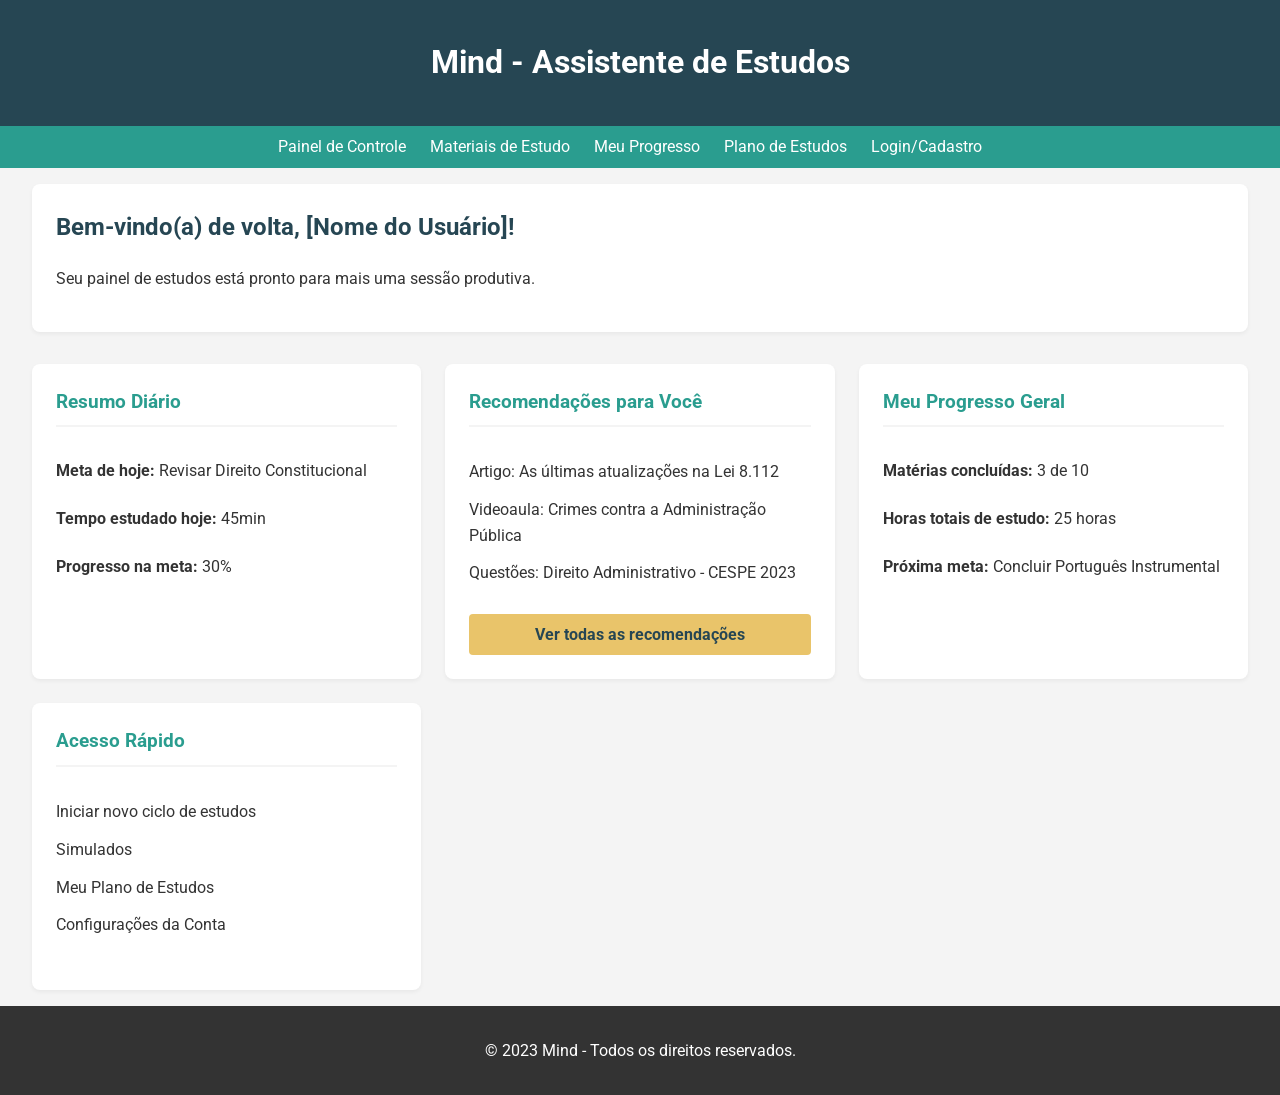
<file: index.html>
<!DOCTYPE html>
<html lang="pt-BR">
<head>
    <meta charset="UTF-8">
    <meta name="viewport" content="width=device-width, initial-scale=1.0">
    <title>Mind - Assistente de Estudos</title>
    <link rel="stylesheet" href="style.css">
</head>
<body>
    <header>
        <h1>Mind - Assistente de Estudos</h1>
    </header>

    <nav>
        <ul>
            <li><a href="index.html">Painel de Controle</a></li>
            <li><a href="materiais.html">Materiais de Estudo</a></li>
            <li><a href="progresso.html">Meu Progresso</a></li>
            <li><a href="plano_estudos.html">Plano de Estudos</a></li>
            <li><a href="login.html">Login/Cadastro</a></li>
        </ul>
    </nav>

    <main class="dashboard">
        <section id="bem-vindo" class="dashboard-section">
            <h2>Bem-vindo(a) de volta, [Nome do Usuário]!</h2>
            <p>Seu painel de estudos está pronto para mais uma sessão produtiva.</p>
        </section>

        <div class="dashboard-grid">
            <section id="resumo-diario" class="dashboard-card">
                <h3>Resumo Diário</h3>
                <p><strong>Meta de hoje:</strong> Revisar Direito Constitucional</p>
                <p><strong>Tempo estudado hoje:</strong> 45min</p>
                <p><strong>Progresso na meta:</strong> 30%</p>
            </section>

            <section id="recomendacoes" class="dashboard-card">
                <h3>Recomendações para Você</h3>
                <ul>
                    <li><a href="#">Artigo: As últimas atualizações na Lei 8.112</a></li>
                    <li><a href="#">Videoaula: Crimes contra a Administração Pública</a></li>
                    <li><a href="#">Questões: Direito Administrativo - CESPE 2023</a></li>
                </ul>
                <a href="#" class="btn-ver-mais">Ver todas as recomendações</a>
            </section>

            <section id="progresso-geral" class="dashboard-card">
                <h3>Meu Progresso Geral</h3>
                <p><strong>Matérias concluídas:</strong> 3 de 10</p>
                <p><strong>Horas totais de estudo:</strong> 25 horas</p>
                <p><strong>Próxima meta:</strong> Concluir Português Instrumental</p>
            </section>

            <section id="atalhos-rapidos" class="dashboard-card">
                <h3>Acesso Rápido</h3>
                <ul>
                    <li><a href="#">Iniciar novo ciclo de estudos</a></li>
                    <li><a href="#">Simulados</a></li>
                    <li><a href="#">Meu Plano de Estudos</a></li>
                    <li><a href="#">Configurações da Conta</a></li>
                </ul>
            </section>
        </div>
    </main>

    <footer>
        <p>&copy; 2023 Mind - Todos os direitos reservados.</p>
    </footer>
</body>
</html>
</file>
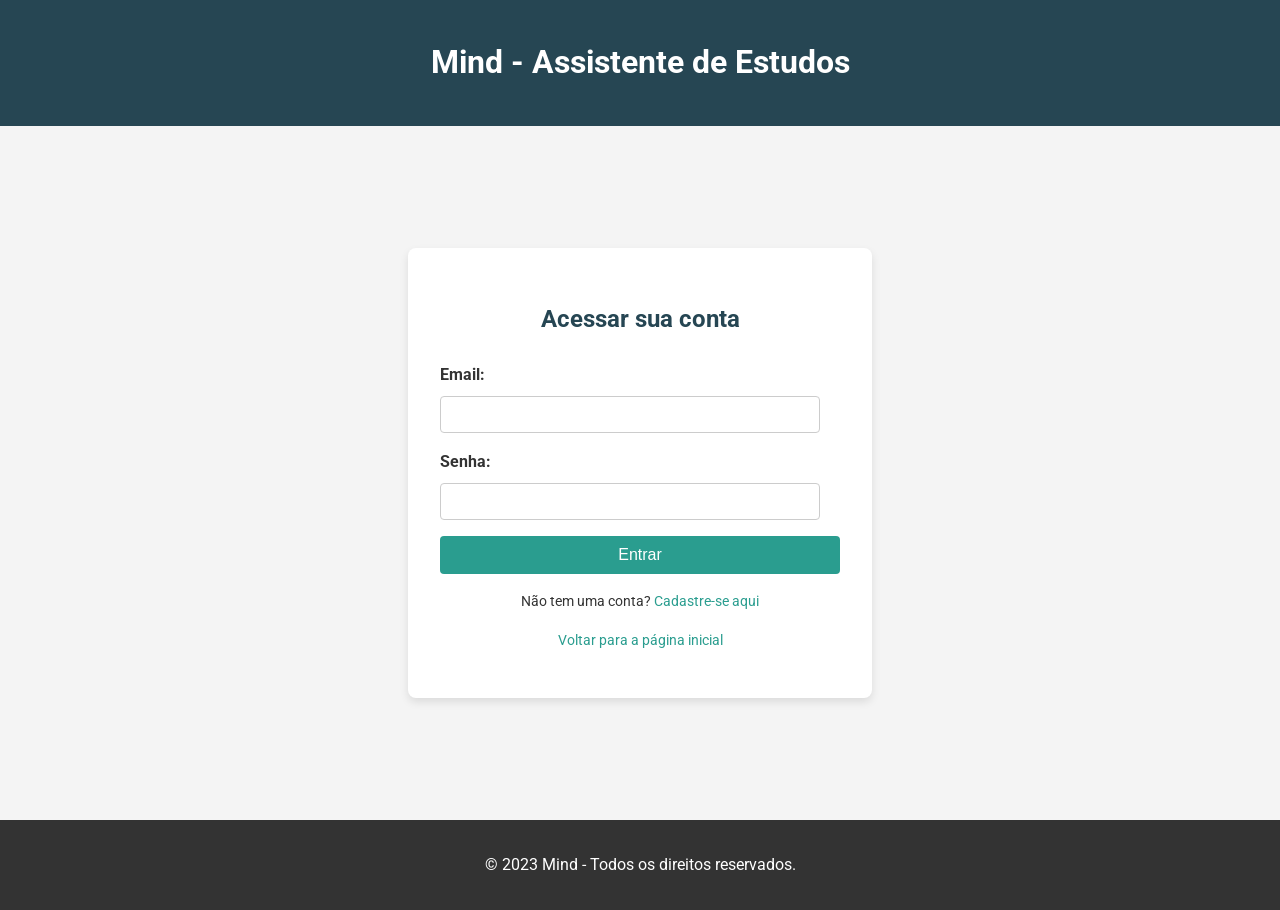
<file: login.html>
<!DOCTYPE html>
<html lang="pt-BR">
<head>
    <meta charset="UTF-8">
    <meta name="viewport" content="width=device-width, initial-scale=1.0">
    <title>Login - Mind</title>
    <link rel="stylesheet" href="style.css">
</head>
<body>
    <header>
        <h1>Mind - Assistente de Estudos</h1>
    </header>
    <main class="auth-page">
        <div class="auth-container">
            <h2>Acessar sua conta</h2>
            <form id="loginForm">
                <div>
                    <label for="email">Email:</label>
                    <input type="email" id="email" name="email" required>
                </div>
                <div>
                    <label for="senha">Senha:</label>
                    <input type="password" id="senha" name="senha" required minlength="6">
                </div>
                <div>
                    <button type="submit">Entrar</button>
                </div>
            </form>
            <p>Não tem uma conta? <a href="registro.html">Cadastre-se aqui</a></p>
            <p><a href="index.html">Voltar para a página inicial</a></p>
        </div>
    </main>
    <footer>
        <p>&copy; 2023 Mind - Todos os direitos reservados.</p>
    </footer>
    <script src="auth.js"></script> <!-- We'll create this later for validation -->
</body>
</html>
</file>
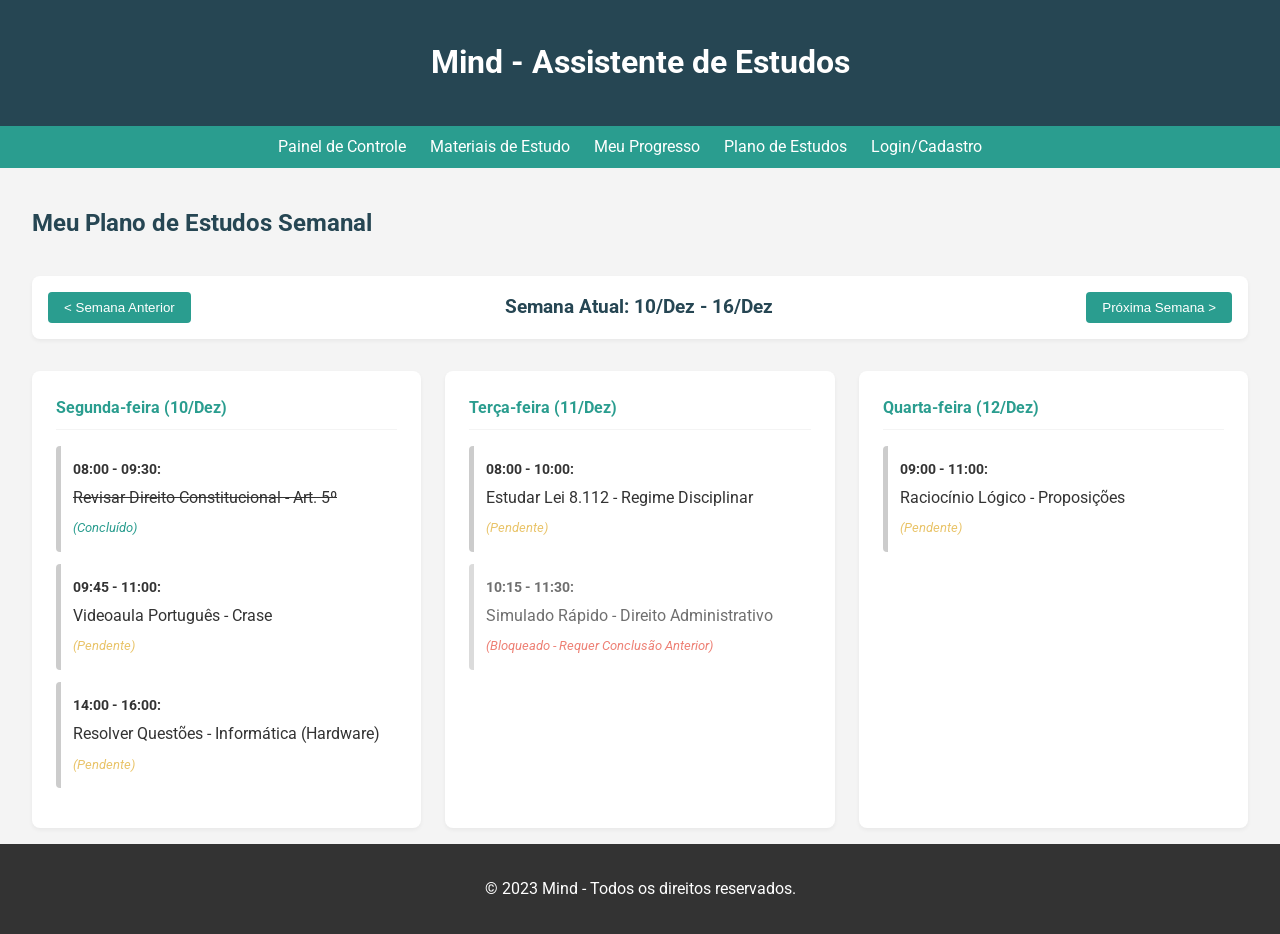
<file: plano_estudos.html>
<!DOCTYPE html>
<html lang="pt-BR">
<head>
    <meta charset="UTF-8">
    <meta name="viewport" content="width=device-width, initial-scale=1.0">
    <title>Meu Plano de Estudos - Mind</title>
    <link rel="stylesheet" href="style.css">
</head>
<body>
    <header>
        <h1>Mind - Assistente de Estudos</h1>
    </header>

    <nav>
        <ul>
            <li><a href="index.html">Painel de Controle</a></li>
            <li><a href="materiais.html">Materiais de Estudo</a></li>
            <li><a href="progresso.html">Meu Progresso</a></li>
            <li><a href="plano_estudos.html">Plano de Estudos</a></li>
            <li><a href="login.html">Login/Cadastro</a></li>
        </ul>
    </nav>

    <main class="page-container">
        <section id="plano-estudos-detalhado" class="content-section">
            <h2>Meu Plano de Estudos Semanal</h2>

            <div class="plano-controles">
                <button id="semana-anterior">&lt; Semana Anterior</button>
                <h3>Semana Atual: 10/Dez - 16/Dez</h3>
                <button id="proxima-semana">Próxima Semana &gt;</button>
            </div>

            <div class="plano-dia-a-dia">
                <!-- Dia 1: Segunda-feira -->
                <div class="dia-plano">
                    <h4>Segunda-feira (10/Dez)</h4>
                    <ul class="tarefas-dia">
                        <li class="tarefa-concluida">
                            <span class="tarefa-horario">08:00 - 09:30:</span>
                            <span class="tarefa-descricao">Revisar Direito Constitucional - Art. 5º</span>
                            <span class="tarefa-status">(Concluído)</span>
                        </li>
                        <li class="tarefa-pendente">
                            <span class="tarefa-horario">09:45 - 11:00:</span>
                            <span class="tarefa-descricao">Videoaula Português - Crase</span>
                            <span class="tarefa-status">(Pendente)</span>
                        </li>
                        <li class="tarefa-pendente">
                            <span class="tarefa-horario">14:00 - 16:00:</span>
                            <span class="tarefa-descricao">Resolver Questões - Informática (Hardware)</span>
                            <span class="tarefa-status">(Pendente)</span>
                        </li>
                    </ul>
                </div>

                <!-- Dia 2: Terça-feira -->
                <div class="dia-plano">
                    <h4>Terça-feira (11/Dez)</h4>
                    <ul class="tarefas-dia">
                        <li class="tarefa-pendente">
                            <span class="tarefa-horario">08:00 - 10:00:</span>
                            <span class="tarefa-descricao">Estudar Lei 8.112 - Regime Disciplinar</span>
                            <span class="tarefa-status">(Pendente)</span>
                        </li>
                        <li class="tarefa-bloqueada">
                            <span class="tarefa-horario">10:15 - 11:30:</span>
                            <span class="tarefa-descricao">Simulado Rápido - Direito Administrativo</span>
                            <span class="tarefa-status">(Bloqueado - Requer Conclusão Anterior)</span>
                        </li>
                    </ul>
                </div>

                <!-- Adicionar mais dias conforme necessário -->
                 <div class="dia-plano">
                    <h4>Quarta-feira (12/Dez)</h4>
                    <ul class="tarefas-dia">
                        <li class="tarefa-pendente">
                            <span class="tarefa-horario">09:00 - 11:00:</span>
                            <span class="tarefa-descricao">Raciocínio Lógico - Proposições</span>
                            <span class="tarefa-status">(Pendente)</span>
                        </li>
                    </ul>
                </div>
            </div>
        </section>
    </main>

    <footer>
        <p>&copy; 2023 Mind - Todos os direitos reservados.</p>
    </footer>
    <!-- <script src="plano_estudos.js"></script> --> <!-- For future interactivity -->
</body>
</html>
</file>
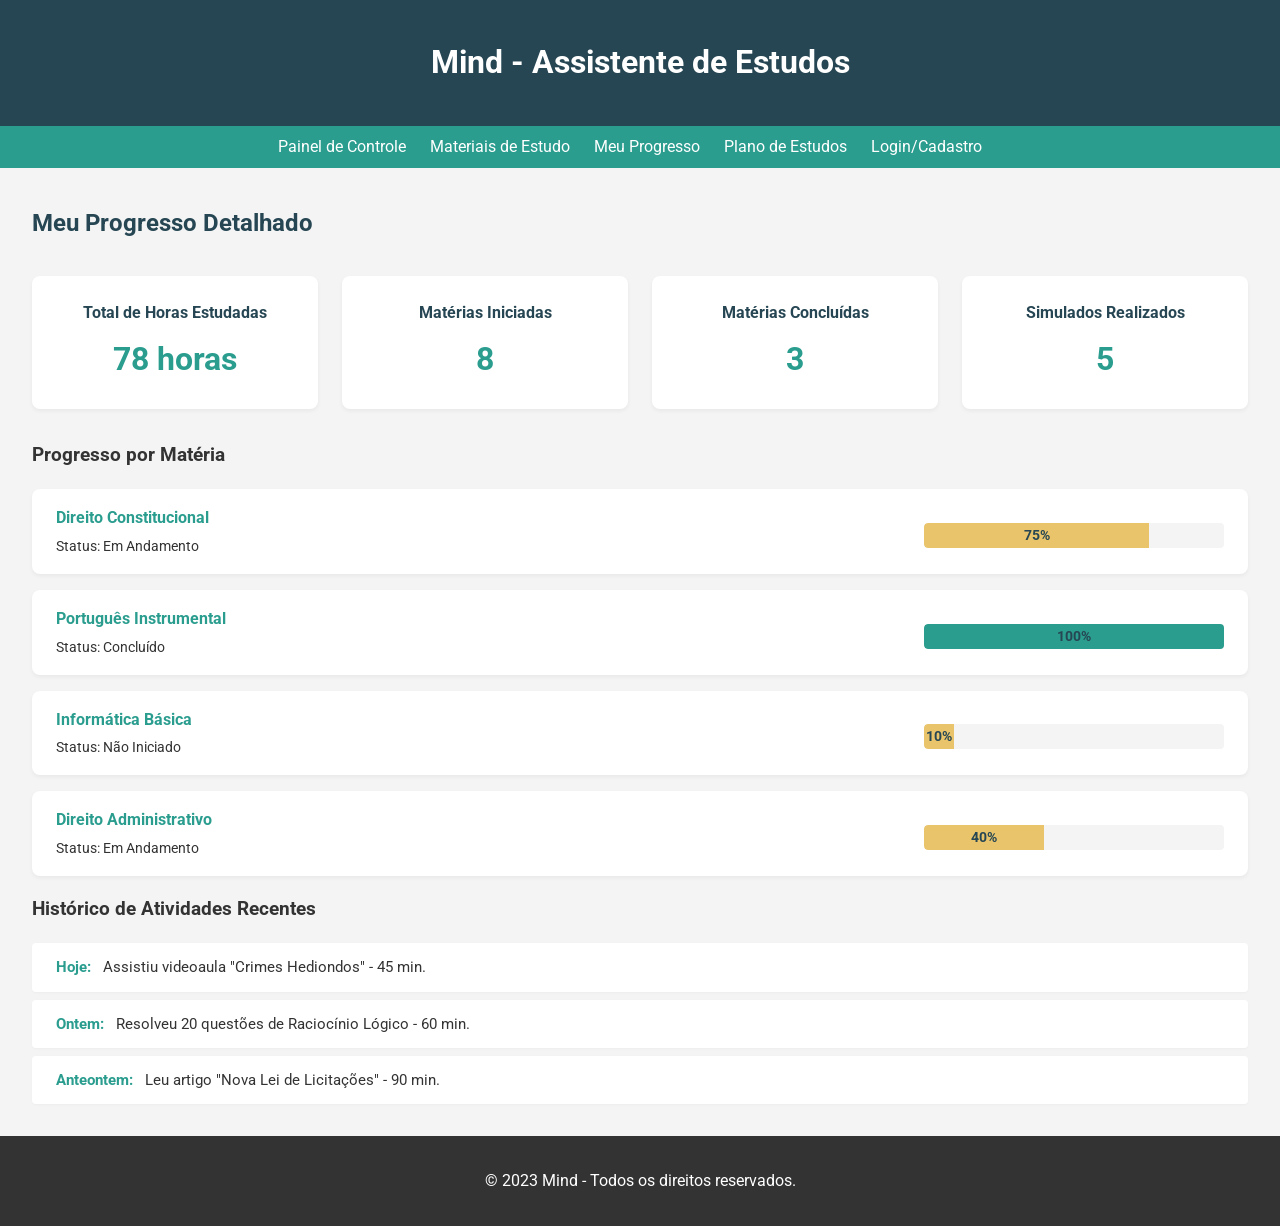
<file: progresso.html>
<!DOCTYPE html>
<html lang="pt-BR">
<head>
    <meta charset="UTF-8">
    <meta name="viewport" content="width=device-width, initial-scale=1.0">
    <title>Meu Progresso - Mind</title>
    <link rel="stylesheet" href="style.css">
</head>
<body>
    <header>
        <h1>Mind - Assistente de Estudos</h1>
    </header>

    <nav>
        <ul>
            <li><a href="index.html">Painel de Controle</a></li>
            <li><a href="materiais.html">Materiais de Estudo</a></li>
            <li><a href="progresso.html">Meu Progresso</a></li>
            <li><a href="plano_estudos.html">Plano de Estudos</a></li>
            <li><a href="login.html">Login/Cadastro</a></li>
        </ul>
    </nav>

    <main class="page-container">
        <section id="progresso-detalhado" class="content-section">
            <h2>Meu Progresso Detalhado</h2>

            <div class="progresso-metricas-gerais">
                <div class="metrica-card">
                    <h4>Total de Horas Estudadas</h4>
                    <p class="metrica-valor">78 horas</p>
                </div>
                <div class="metrica-card">
                    <h4>Matérias Iniciadas</h4>
                    <p class="metrica-valor">8</p>
                </div>
                <div class="metrica-card">
                    <h4>Matérias Concluídas</h4>
                    <p class="metrica-valor">3</p>
                </div>
                <div class="metrica-card">
                    <h4>Simulados Realizados</h4>
                    <p class="metrica-valor">5</p>
                </div>
            </div>

            <h3>Progresso por Matéria</h3>
            <div class="progresso-materias-lista">
                <!-- Matéria 1 -->
                <div class="materia-progresso-item">
                    <div class="materia-info">
                        <h4>Direito Constitucional</h4>
                        <p>Status: Em Andamento</p>
                    </div>
                    <div class="barra-progresso-container">
                        <div class="barra-progresso" style="width: 75%;">
                            75%
                        </div>
                    </div>
                </div>
                <!-- Matéria 2 -->
                <div class="materia-progresso-item">
                    <div class="materia-info">
                        <h4>Português Instrumental</h4>
                        <p>Status: Concluído</p>
                    </div>
                    <div class="barra-progresso-container">
                        <div class="barra-progresso" style="width: 100%; background-color: var(--primary-color);">
                            100%
                        </div>
                    </div>
                </div>
                <!-- Matéria 3 -->
                <div class="materia-progresso-item">
                    <div class="materia-info">
                        <h4>Informática Básica</h4>
                        <p>Status: Não Iniciado</p>
                    </div>
                    <div class="barra-progresso-container">
                        <div class="barra-progresso" style="width: 10%;">
                            10%
                        </div>
                    </div>
                </div>
                 <!-- Matéria 4 -->
                <div class="materia-progresso-item">
                    <div class="materia-info">
                        <h4>Direito Administrativo</h4>
                        <p>Status: Em Andamento</p>
                    </div>
                    <div class="barra-progresso-container">
                        <div class="barra-progresso" style="width: 40%;">
                            40%
                        </div>
                    </div>
                </div>
            </div>

            <h3>Histórico de Atividades Recentes</h3>
            <ul class="historico-atividades">
                <li><span>Hoje:</span> Assistiu videoaula "Crimes Hediondos" - 45 min.</li>
                <li><span>Ontem:</span> Resolveu 20 questões de Raciocínio Lógico - 60 min.</li>
                <li><span>Anteontem:</span> Leu artigo "Nova Lei de Licitações" - 90 min.</li>
            </ul>
        </section>
    </main>

    <footer>
        <p>&copy; 2023 Mind - Todos os direitos reservados.</p>
    </footer>
</body>
</html>
</file>
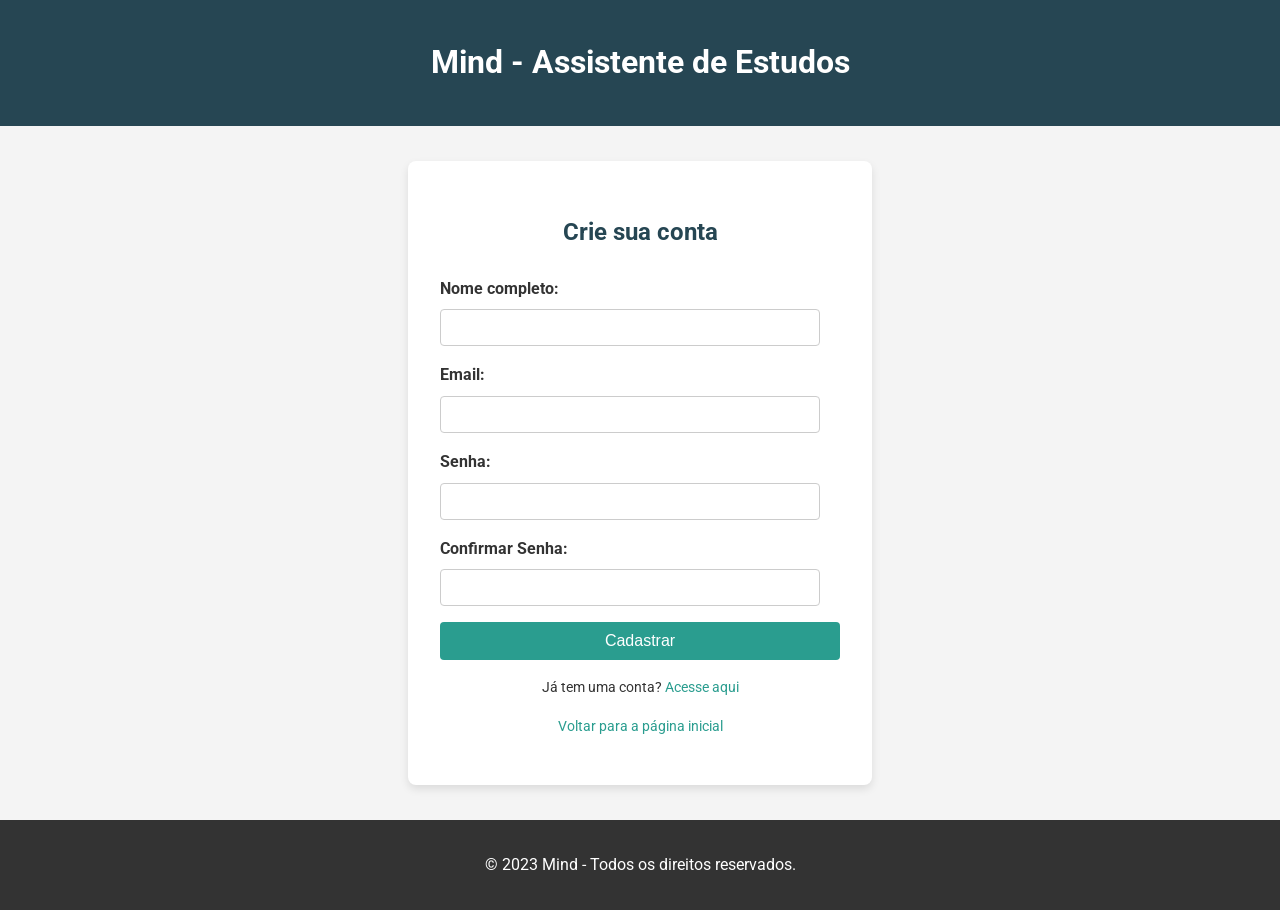
<file: registro.html>
<!DOCTYPE html>
<html lang="pt-BR">
<head>
    <meta charset="UTF-8">
    <meta name="viewport" content="width=device-width, initial-scale=1.0">
    <title>Cadastro - Mind</title>
    <link rel="stylesheet" href="style.css">
</head>
<body>
    <header>
        <h1>Mind - Assistente de Estudos</h1>
    </header>
    <main class="auth-page">
        <div class="auth-container">
            <h2>Crie sua conta</h2>
            <form id="registroForm">
                <div>
                    <label for="nome">Nome completo:</label>
                    <input type="text" id="nome" name="nome" required>
                </div>
                <div>
                    <label for="email">Email:</label>
                    <input type="email" id="email" name="email" required>
                </div>
                <div>
                    <label for="senha">Senha:</label>
                    <input type="password" id="senha" name="senha" required minlength="6">
                </div>
                <div>
                    <label for="confirmarSenha">Confirmar Senha:</label>
                    <input type="password" id="confirmarSenha" name="confirmarSenha" required minlength="6">
                </div>
                <div>
                    <button type="submit">Cadastrar</button>
                </div>
            </form>
            <p>Já tem uma conta? <a href="login.html">Acesse aqui</a></p>
            <p><a href="index.html">Voltar para a página inicial</a></p>
        </div>
    </main>
    <footer>
        <p>&copy; 2023 Mind - Todos os direitos reservados.</p>
    </footer>
    <script src="auth.js"></script> <!-- We'll create this later for validation -->
</body>
</html>
</file>
<file: style.css>
@import url('https://fonts.googleapis.com/css2?family=Roboto:wght@400;700&display=swap');

:root {
    --primary-color: #2a9d8f; /* Teal */
    --secondary-color: #264653; /* Dark Blue/Green */
    --accent-color: #e9c46a; /* Yellow */
    --background-color: #f4f4f4; /* Light Gray */
    --text-color: #333333; /* Dark Gray */
    --light-gray: #cccccc;
    --white: #ffffff;
}

body {
    font-family: 'Roboto', sans-serif;
    margin: 0;
    padding: 0;
    background-color: var(--background-color);
    color: var(--text-color);
    line-height: 1.6;
}

header {
    background-color: var(--secondary-color);
    color: var(--white);
    padding: 1rem 0;
    text-align: center;
}

nav {
    background-color: var(--primary-color);
    color: var(--white);
    padding: 0.5rem 0;
    text-align: center;
}

nav ul {
    list-style-type: none;
    padding: 0;
    margin: 0;
}

nav ul li {
    display: inline;
    margin-right: 20px;
}

nav ul li a {
    color: var(--white);
    text-decoration: none;
}

main {
    padding: 1rem;
    min-height: 70vh; /* Ensure main content pushes footer down */
}

footer {
    background-color: var(--text-color);
    color: var(--white);
    text-align: center;
    padding: 1rem 0;
    position: relative;
    bottom: 0;
    width: 100%;
}

/* Basic responsive design for smaller screens */
@media (max-width: 768px) {
    nav ul li {
        display: block;
        margin-bottom: 10px;
    }
}

/* Styles for Authentication Pages (Login/Registro) */
.auth-page {
    display: flex;
    justify-content: center;
    align-items: center;
    min-height: 70vh; /* Adjust based on header/footer */
    padding: 2rem;
}

.auth-container {
    background-color: var(--white);
    padding: 2rem;
    border-radius: 8px;
    box-shadow: 0 4px 8px rgba(0, 0, 0, 0.1);
    width: 100%;
    max-width: 400px; /* Max width of the auth box */
    text-align: center;
}

.auth-container h2 {
    color: var(--secondary-color);
    margin-bottom: 1.5rem;
}

.auth-container div {
    margin-bottom: 1rem;
    text-align: left;
}

.auth-container label {
    display: block;
    margin-bottom: 0.5rem;
    color: var(--text-color);
    font-weight: bold;
}

.auth-container input[type="text"],
.auth-container input[type="email"],
.auth-container input[type="password"] {
    width: calc(100% - 20px); /* Account for padding */
    padding: 10px;
    border: 1px solid var(--light-gray);
    border-radius: 4px;
    box-sizing: border-box;
}

.auth-container button[type="submit"] {
    background-color: var(--primary-color);
    color: var(--white);
    padding: 10px 20px;
    border: none;
    border-radius: 4px;
    cursor: pointer;
    font-size: 1rem;
    width: 100%;
    transition: background-color 0.3s ease;
}

.auth-container button[type="submit"]:hover {
    background-color: var(--secondary-color);
}

.auth-container p {
    margin-top: 1rem;
    font-size: 0.9rem;
}

.auth-container p a {
    color: var(--primary-color);
    text-decoration: none;
}

.auth-container p a:hover {
    text-decoration: underline;
}

/* Styles for Dashboard */
.dashboard {
    padding: 1rem 2rem; /* Add more horizontal padding to the dashboard */
}

.dashboard-section {
    margin-bottom: 2rem;
    padding: 1.5rem;
    background-color: var(--white);
    border-radius: 8px;
    box-shadow: 0 2px 4px rgba(0,0,0,0.05);
}

.dashboard-section h2 {
    color: var(--secondary-color);
    margin-top: 0;
}

.dashboard-grid {
    display: grid;
    grid-template-columns: repeat(auto-fit, minmax(300px, 1fr)); /* Responsive grid */
    gap: 1.5rem;
}

.dashboard-card {
    background-color: var(--white);
    padding: 1.5rem;
    border-radius: 8px;
    box-shadow: 0 2px 4px rgba(0,0,0,0.05);
    display: flex;
    flex-direction: column;
}

.dashboard-card h3 {
    color: var(--primary-color);
    margin-top: 0;
    margin-bottom: 1rem;
    border-bottom: 2px solid var(--background-color);
    padding-bottom: 0.5rem;
}

.dashboard-card p {
    margin-bottom: 0.5rem;
    line-height: 1.5;
}

.dashboard-card ul {
    list-style: none;
    padding-left: 0;
    margin-bottom: 1rem;
    flex-grow: 1; /* Allows button to be at the bottom */
}

.dashboard-card ul li {
    margin-bottom: 0.75rem;
}

.dashboard-card ul li a {
    color: var(--text-color);
    text-decoration: none;
    transition: color 0.3s ease;
}

.dashboard-card ul li a:hover {
    color: var(--primary-color);
    text-decoration: underline;
}

.btn-ver-mais {
    display: inline-block;
    background-color: var(--accent-color);
    color: var(--secondary-color);
    padding: 0.5rem 1rem;
    border-radius: 4px;
    text-decoration: none;
    text-align: center;
    font-weight: bold;
    transition: background-color 0.3s ease;
    margin-top: auto; /* Pushes button to the bottom of the card */
}

.btn-ver-mais:hover {
    background-color: #d8b052; /* Darker accent */
}

/* Responsive adjustments for dashboard grid if needed */
@media (max-width: 768px) {
    .dashboard {
        padding: 1rem;
    }
    .dashboard-grid {
        grid-template-columns: 1fr; /* Stack cards on smaller screens */
    }
}

/* Styles for Materiais de Estudo Page (materiais.html) */
.page-container { /* General container for pages like materiais.html */
    padding: 1rem 2rem;
}

.content-section h2 {
    color: var(--secondary-color);
    margin-bottom: 1.5rem;
    border-bottom: 2px solid var(--background-color);
    padding-bottom: 0.5rem;
}

.filtros-materiais {
    background-color: var(--white);
    padding: 1rem 1.5rem;
    border-radius: 8px;
    margin-bottom: 2rem;
    box-shadow: 0 2px 4px rgba(0,0,0,0.05);
    display: flex;
    flex-wrap: wrap; /* Allow wrapping on smaller screens */
    gap: 1.5rem; /* Spacing between filter elements */
    align-items: center;
}

.filtros-materiais label {
    font-weight: bold;
    margin-right: 0.5rem;
    color: var(--text-color);
}

.filtros-materiais select {
    padding: 0.5rem;
    border: 1px solid var(--light-gray);
    border-radius: 4px;
    min-width: 150px; /* Minimum width for select dropdowns */
}

.materiais-grid {
    display: grid;
    grid-template-columns: repeat(auto-fit, minmax(280px, 1fr)); /* Responsive grid for material cards */
    gap: 1.5rem;
}

.material-card {
    background-color: var(--white);
    border-radius: 8px;
    box-shadow: 0 2px 5px rgba(0,0,0,0.1);
    overflow: hidden; /* Ensures image corners are rounded if img itself isn't */
    display: flex;
    flex-direction: column;
}

.material-card img {
    width: 100%;
    height: 150px; /* Fixed height for images */
    object-fit: cover; /* Crop images to fit */
}

.material-card h3 {
    font-size: 1.2rem;
    color: var(--primary-color);
    margin: 1rem 1rem 0.5rem 1rem;
}

.material-card .categoria-tag {
    background-color: var(--accent-color);
    color: var(--secondary-color); /* Changed for better contrast on yellow */
    font-size: 0.8rem;
    font-weight: bold;
    padding: 0.25rem 0.5rem;
    border-radius: 4px;
    margin: 0 1rem 0.5rem 1rem;
    align-self: flex-start; /* Prevent tag from stretching */
    display: inline-block;
}

.material-card p {
    font-size: 0.9rem;
    margin: 0 1rem 1rem 1rem;
    flex-grow: 1; /* Pushes button to the bottom */
    line-height: 1.5;
}

.btn-acessar-material {
    display: block;
    background-color: var(--primary-color);
    color: var(--white);
    text-align: center;
    padding: 0.75rem 1rem;
    text-decoration: none;
    font-weight: bold;
    transition: background-color 0.3s ease;
    margin: 0 1rem 1rem 1rem; /* Add margin to separate from text above */
    border-radius: 4px;
}

.btn-acessar-material:hover {
    background-color: var(--secondary-color);
}

/* Responsive adjustments for material filters */
@media (max-width: 768px) {
    .page-container {
        padding: 1rem;
    }
    .filtros-materiais {
        flex-direction: column;
        align-items: stretch; /* Make select boxes full width on mobile */
    }
    .filtros-materiais select {
        width: 100%; /* Full width for select dropdowns */
    }
}

/* Styles for Progresso Page (progresso.html) */

.progresso-metricas-gerais {
    display: grid;
    grid-template-columns: repeat(auto-fit, minmax(200px, 1fr));
    gap: 1.5rem;
    margin-bottom: 2rem;
}

.metrica-card {
    background-color: var(--white);
    padding: 1.5rem;
    border-radius: 8px;
    box-shadow: 0 2px 4px rgba(0,0,0,0.05);
    text-align: center;
}

.metrica-card h4 {
    margin-top: 0;
    margin-bottom: 0.5rem;
    color: var(--secondary-color);
    font-size: 1rem;
}

.metrica-valor {
    font-size: 2rem;
    font-weight: bold;
    color: var(--primary-color);
    margin: 0;
}

.progresso-materias-lista h3,
.historico-atividades h3 { /* Combined for section titles */
    color: var(--secondary-color);
    margin-top: 2rem;
    margin-bottom: 1rem;
    border-bottom: 1px solid var(--light-gray);
    padding-bottom: 0.5rem;
}

.materia-progresso-item {
    background-color: var(--white);
    padding: 1rem 1.5rem;
    border-radius: 8px;
    margin-bottom: 1rem;
    box-shadow: 0 2px 4px rgba(0,0,0,0.05);
    display: flex;
    flex-wrap: wrap;
    justify-content: space-between;
    align-items: center;
}

.materia-info h4 {
    margin: 0 0 0.25rem 0;
    color: var(--primary-color);
}

.materia-info p {
    margin: 0;
    font-size: 0.9rem;
    color: var(--text-color);
}

.barra-progresso-container {
    width: 100%;
    max-width: 300px; /* Max width for progress bar on larger screens */
    background-color: var(--background-color);
    border-radius: 4px;
    overflow: hidden;
    height: 25px; /* Fixed height for the progress bar */
    margin-top: 0.5rem; /* Spacing for mobile view */
}

.barra-progresso {
    background-color: var(--accent-color);
    height: 100%;
    line-height: 25px; /* Vertically center text */
    color: var(--secondary-color); /* Dark text on yellow */
    text-align: center;
    font-weight: bold;
    font-size: 0.9rem;
    border-radius: 4px 0 0 4px; /* Keep left radius */
    transition: width 0.5s ease-in-out;
}

.historico-atividades {
    list-style: none;
    padding-left: 0;
}

.historico-atividades li {
    background-color: var(--white);
    padding: 0.75rem 1.5rem;
    border-radius: 4px;
    margin-bottom: 0.5rem;
    box-shadow: 0 1px 3px rgba(0,0,0,0.03);
    font-size: 0.95rem;
}

.historico-atividades li span {
    font-weight: bold;
    color: var(--primary-color);
    margin-right: 0.5rem;
}

/* Responsive adjustments for progress page */
@media (max-width: 768px) {
    .materia-progresso-item {
        flex-direction: column;
        align-items: flex-start;
    }
    .barra-progresso-container {
        width: 100%; /* Full width on smaller screens */
        margin-top: 0.75rem;
    }
}

/* Styles for Plano de Estudos Page (plano_estudos.html) */

.plano-controles {
    display: flex;
    justify-content: space-between;
    align-items: center;
    margin-bottom: 2rem;
    padding: 1rem;
    background-color: var(--white);
    border-radius: 8px;
    box-shadow: 0 2px 4px rgba(0,0,0,0.05);
}

.plano-controles h3 {
    margin: 0;
    color: var(--secondary-color);
    font-size: 1.2rem;
}

.plano-controles button {
    background-color: var(--primary-color);
    color: var(--white);
    border: none;
    padding: 0.5rem 1rem;
    border-radius: 4px;
    cursor: pointer;
    transition: background-color 0.3s ease;
}

.plano-controles button:hover {
    background-color: var(--secondary-color);
}

.plano-dia-a-dia {
    display: grid;
    grid-template-columns: repeat(auto-fit, minmax(300px, 1fr)); /* Responsive daily columns */
    gap: 1.5rem;
}

.dia-plano {
    background-color: var(--white);
    padding: 1.5rem;
    border-radius: 8px;
    box-shadow: 0 2px 4px rgba(0,0,0,0.05);
}

.dia-plano h4 {
    margin-top: 0;
    margin-bottom: 1rem;
    color: var(--primary-color);
    border-bottom: 1px solid var(--background-color);
    padding-bottom: 0.5rem;
}

.tarefas-dia {
    list-style: none;
    padding-left: 0;
}

.tarefas-dia li {
    padding: 0.75rem;
    margin-bottom: 0.75rem;
    border-radius: 4px;
    border-left: 5px solid var(--light-gray); /* Default border */
    transition: background-color 0.3s ease;
}

.tarefas-dia li:hover {
    background-color: var(--background-color);
}

.tarefas-dia .tarefa-horario {
    font-weight: bold;
    display: block;
    margin-bottom: 0.25rem;
    color: var(--text-color);
    font-size: 0.9em;
}

.tarefas-dia .tarefa-descricao {
    display: block;
    margin-bottom: 0.25rem;
    color: var(--text-color);
}

.tarefas-dia .tarefa-status {
    font-size: 0.8em;
    font-style: italic;
    color: var(--light-gray);
}

/* Status-specific styles */
.tarefa-concluida {
    border-left-color: var(--primary-color); /* Greenish-blue for completed */
}
.tarefa-concluida .tarefa-status {
    color: var(--primary-color);
}
.tarefa-concluida .tarefa-descricao {
    text-decoration: line-through;
}


.tarefa-pendente {
    border-left-color: var(--accent-color); /* Yellow for pending */
}
.tarefa-pendente .tarefa-status {
    color: var(--accent-color);
}

.tarefa-bloqueada {
    border-left-color: #e74c3c; /* Reddish for blocked */
    opacity: 0.7;
}
.tarefa-bloqueada .tarefa-status {
    color: #e74c3c;
}

/* Responsive adjustments for study plan */
@media (max-width: 768px) {
    .plano-controles {
        flex-direction: column;
        gap: 0.5rem; /* Add some gap for stacked buttons */
    }
    .plano-controles h3 {
        order: -1; /* Move title to top on mobile */
        margin-bottom: 0.5rem;
    }
}
</file>
